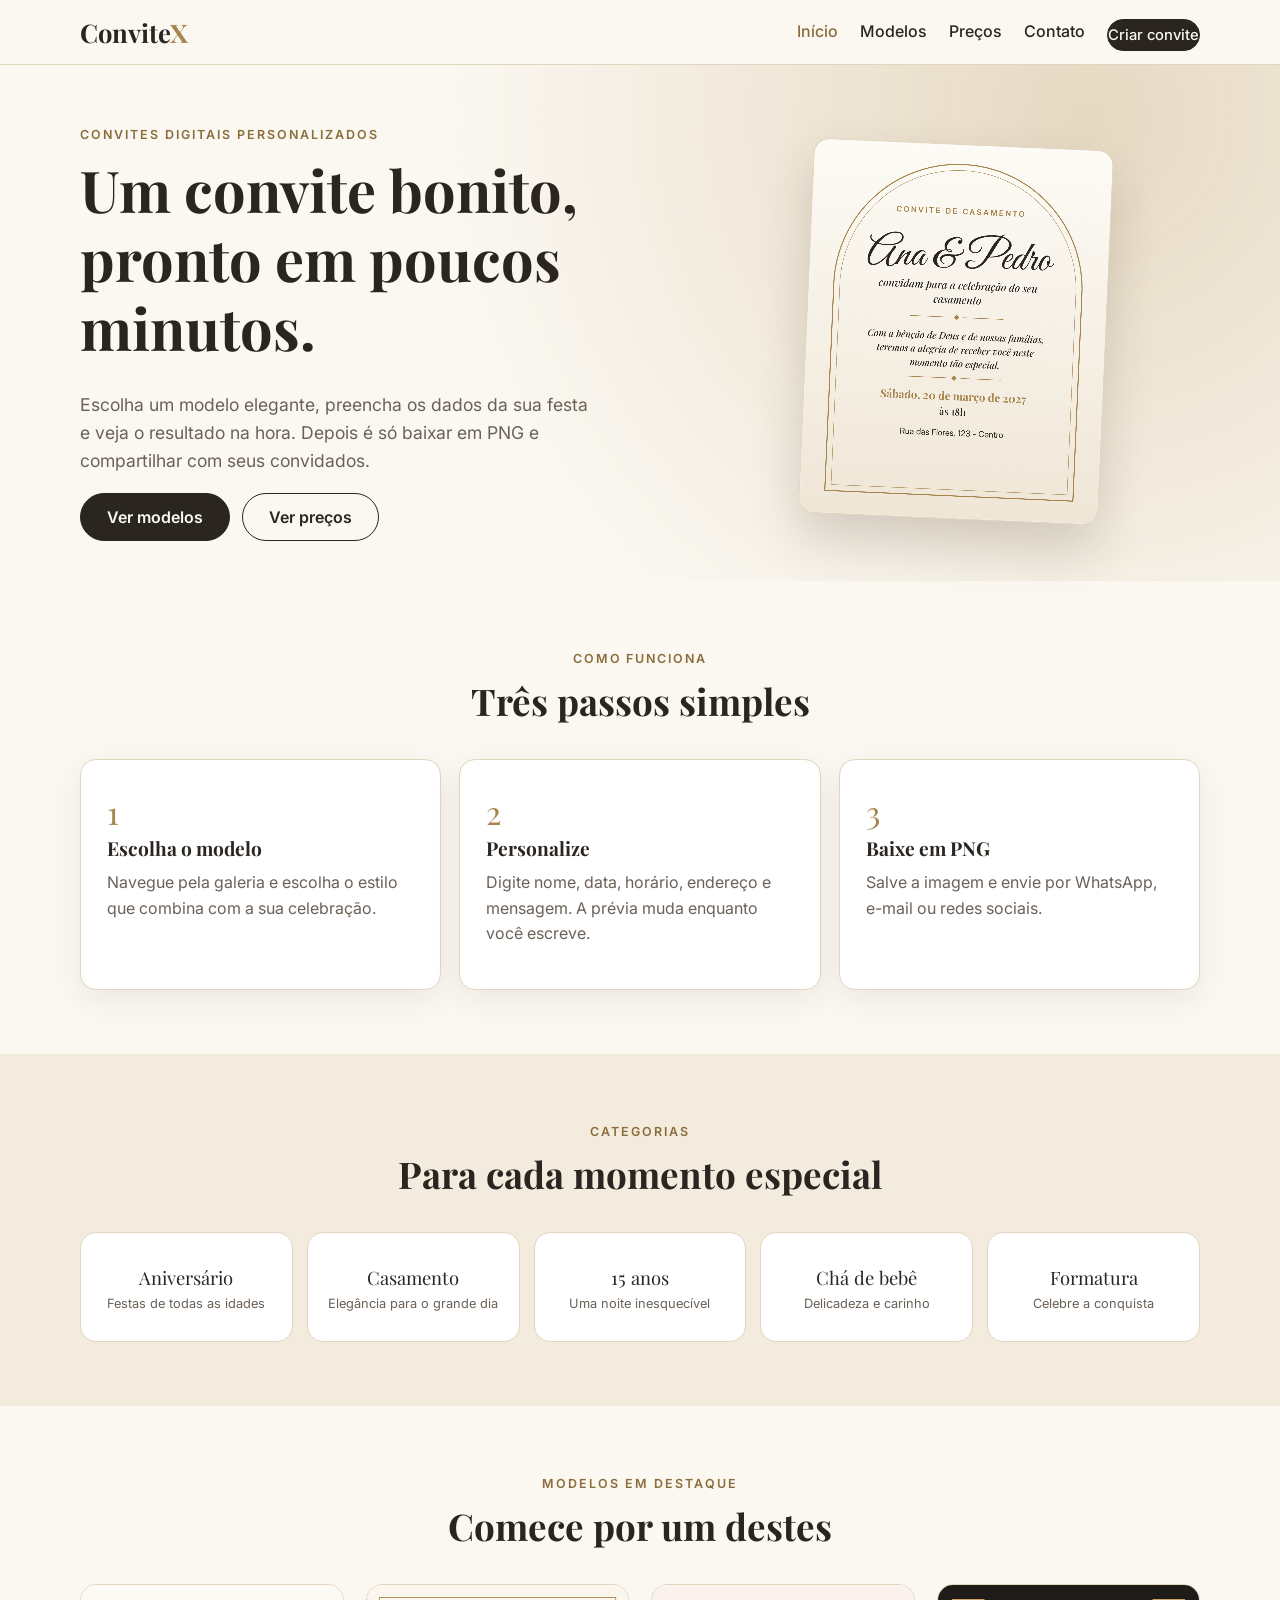
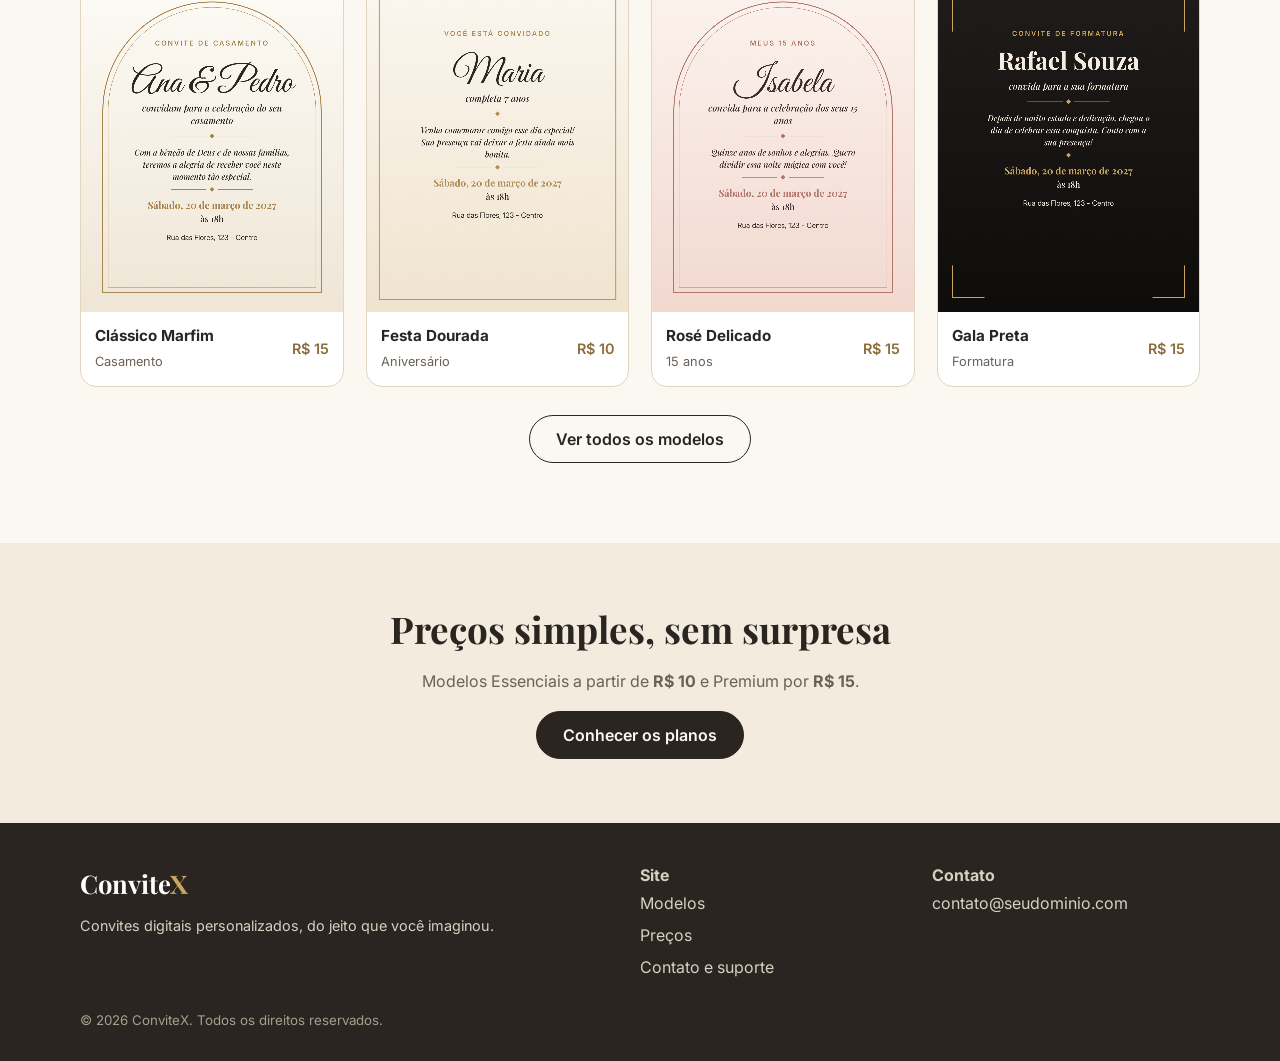
<file: index.html>
<!doctype html>
<html lang="pt-BR">
<head>
  <meta charset="utf-8">
  <meta name="viewport" content="width=device-width, initial-scale=1">
  <title>ConviteX — Convites digitais personalizados</title>
  <meta name="description" content="Crie convites digitais elegantes para aniversário, casamento, 15 anos, chá de bebê e formatura. Personalize, veja em tempo real e baixe em PNG.">
  <link rel="preconnect" href="https://fonts.googleapis.com">
  <link rel="preconnect" href="https://fonts.gstatic.com" crossorigin>
  <link href="https://fonts.googleapis.com/css2?family=Great+Vibes&family=Inter:wght@400;500;600&family=Playfair+Display:ital,wght@0,500;0,700;1,500&display=swap" rel="stylesheet">
  <link rel="stylesheet" href="css/estilo.css">
  <script>document.documentElement.classList.add("js");</script>
</head>
<body>
  <header class="topo">
    <div class="container topo-i">
      <a class="logo" href="index.html">Convite<span>X</span></a>
      <button class="menu-btn" id="menuBtn" aria-label="Abrir menu" aria-expanded="false">☰</button>
      <nav class="menu" id="menu">
        <a href="index.html">Início</a>
        <a href="modelos.html">Modelos</a>
        <a href="precos.html">Preços</a>
        <a href="contato.html">Contato</a>
        <a class="btn btn-pequeno" href="modelos.html">Criar convite</a>
      </nav>
    </div>
  </header>

  <main>
    <section class="hero">
      <div class="container hero-grade">
        <div>
          <span class="etiqueta">Convites digitais personalizados</span>
          <h1>Um convite bonito, pronto em poucos minutos.</h1>
          <p class="lead">Escolha um modelo elegante, preencha os dados da sua festa e veja o resultado na hora. Depois é só baixar em PNG e compartilhar com seus convidados.</p>
          <div class="grupo-botoes">
            <a class="btn" href="modelos.html">Ver modelos</a>
            <a class="btn btn-claro" href="precos.html">Ver preços</a>
          </div>
        </div>
        <div class="hero-visual" id="destaqueHero"></div>
      </div>
    </section>

    <section>
      <div class="container">
        <div class="cabecalho-secao revelar">
          <span class="etiqueta">Como funciona</span>
          <h2>Três passos simples</h2>
        </div>
        <div class="passos">
          <div class="passo revelar"><div class="num">1</div><h3>Escolha o modelo</h3><p class="suave">Navegue pela galeria e escolha o estilo que combina com a sua celebração.</p></div>
          <div class="passo revelar"><div class="num">2</div><h3>Personalize</h3><p class="suave">Digite nome, data, horário, endereço e mensagem. A prévia muda enquanto você escreve.</p></div>
          <div class="passo revelar"><div class="num">3</div><h3>Baixe em PNG</h3><p class="suave">Salve a imagem e envie por WhatsApp, e-mail ou redes sociais.</p></div>
        </div>
      </div>
    </section>

    <section class="faixa">
      <div class="container">
        <div class="cabecalho-secao revelar">
          <span class="etiqueta">Categorias</span>
          <h2>Para cada momento especial</h2>
        </div>
        <div class="categorias revelar">
          <a class="categoria" href="modelos.html?cat=aniversario">Aniversário<small>Festas de todas as idades</small></a>
          <a class="categoria" href="modelos.html?cat=casamento">Casamento<small>Elegância para o grande dia</small></a>
          <a class="categoria" href="modelos.html?cat=quinze">15 anos<small>Uma noite inesquecível</small></a>
          <a class="categoria" href="modelos.html?cat=cha">Chá de bebê<small>Delicadeza e carinho</small></a>
          <a class="categoria" href="modelos.html?cat=formatura">Formatura<small>Celebre a conquista</small></a>
        </div>
      </div>
    </section>

    <section>
      <div class="container">
        <div class="cabecalho-secao revelar">
          <span class="etiqueta">Modelos em destaque</span>
          <h2>Comece por um destes</h2>
        </div>
        <div class="grade revelar" id="destaques"></div>
        <p class="centro" style="margin-top:28px"><a class="btn btn-claro" href="modelos.html">Ver todos os modelos</a></p>
      </div>
    </section>

    <section class="faixa">
      <div class="container centro revelar">
        <h2>Preços simples, sem surpresa</h2>
        <p class="suave">Modelos Essenciais a partir de <strong data-preco="essencial">R$ 10</strong> e Premium por <strong data-preco="premium">R$ 15</strong>.</p>
        <a class="btn" href="precos.html">Conhecer os planos</a>
      </div>
    </section>
  </main>

  <footer class="rodape">
    <div class="container">
      <div class="rodape-grade">
        <div>
          <a class="logo" href="index.html">Convite<span style="color:#c9a45c">X</span></a>
          <p class="pequeno" style="margin-top:10px">Convites digitais personalizados, do jeito que você imaginou.</p>
        </div>
        <div>
          <strong>Site</strong>
          <ul>
            <li><a href="modelos.html">Modelos</a></li>
            <li><a href="precos.html">Preços</a></li>
            <li><a href="contato.html">Contato e suporte</a></li>
          </ul>
        </div>
        <div>
          <strong>Contato</strong>
          <ul><li><a data-email href="#">e-mail</a></li></ul>
        </div>
      </div>
      <small>© <span data-ano></span> ConviteX. Todos os direitos reservados.</small>
    </div>
  </footer>

  <script src="js/config.js"></script>
  <script src="js/modelos.js"></script>
  <script src="js/principal.js"></script>
  <script src="js/galeria.js"></script>
  <script>
    // Convite grande do topo da página inicial
    (function () {
      var alvo = document.getElementById("destaqueHero");
      var m = MODELOS.find(function (x) { return x.id === "cas-classico"; });
      var a = document.createElement("a");
      a.className = "card-modelo";
      a.href = "editor.html?modelo=" + m.id;
      a.setAttribute("aria-label", "Personalizar o modelo " + m.nome);
      a.innerHTML = '<div class="miniatura"><canvas></canvas></div>';
      alvo.appendChild(a);
      var c = a.querySelector("canvas");
      function d() { desenharConvite(c, m, dadosExemplo(m)); }
      d();
      aguardarFontes(d);
    })();
  </script>
</body>
</html>
</file>
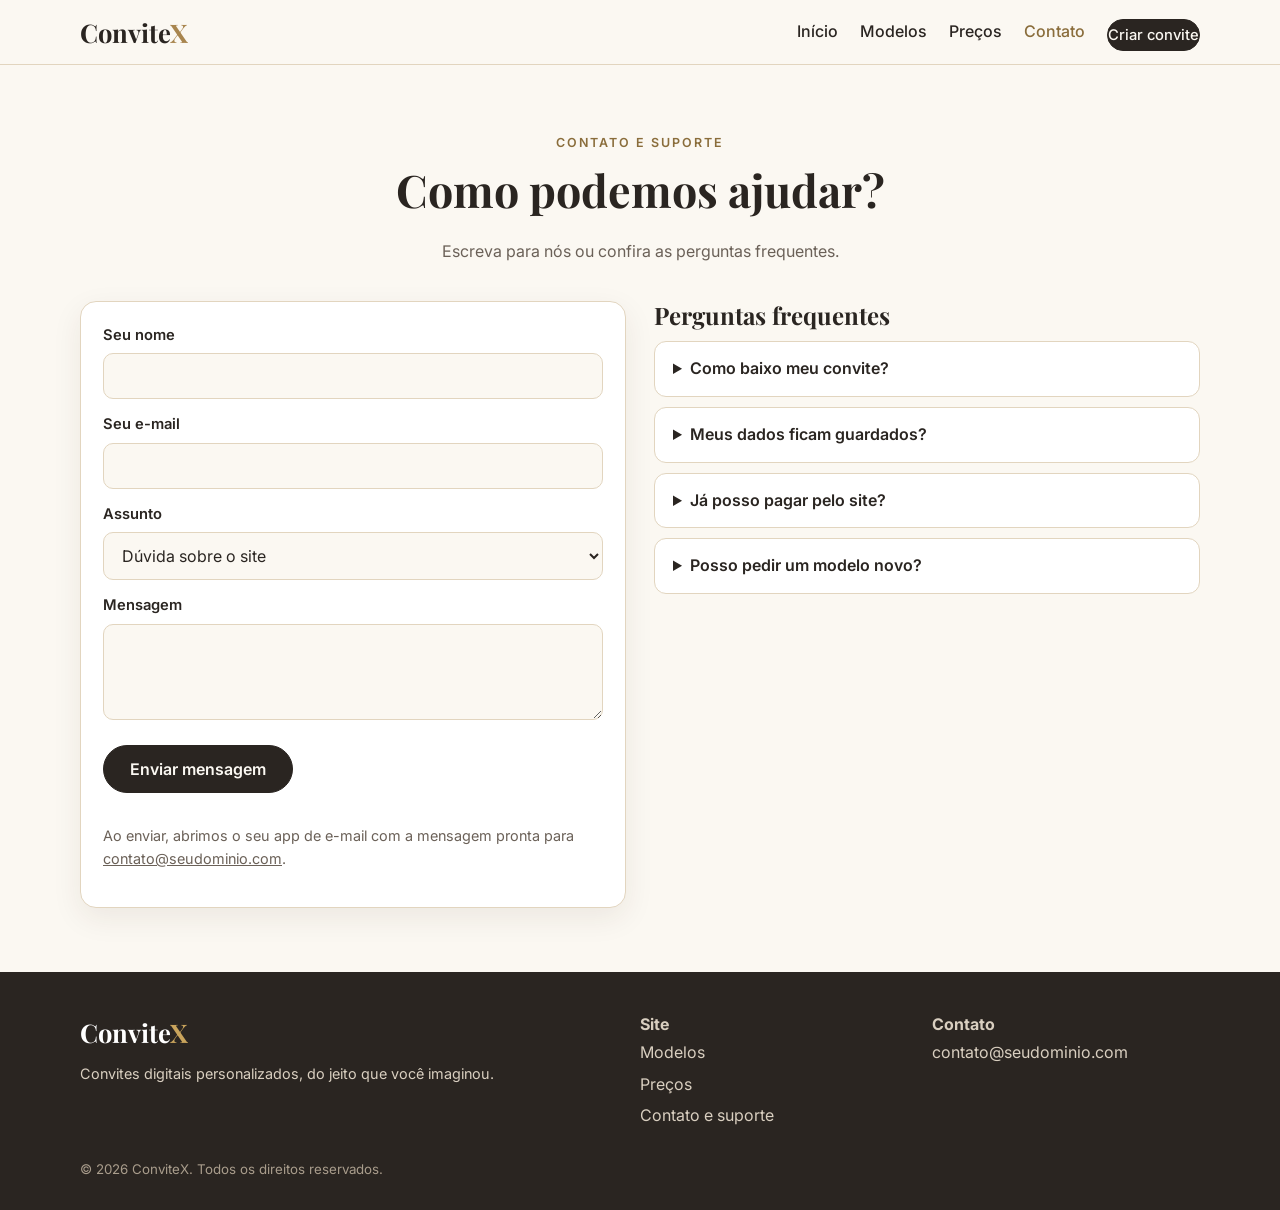
<file: contato.html>
<!doctype html>
<html lang="pt-BR">
<head>
  <meta charset="utf-8">
  <meta name="viewport" content="width=device-width, initial-scale=1">
  <title>Contato e suporte — ConviteX</title>
  <meta name="description" content="Fale com o ConviteX: dúvidas, suporte e sugestões.">
  <link rel="preconnect" href="https://fonts.googleapis.com">
  <link rel="preconnect" href="https://fonts.gstatic.com" crossorigin>
  <link href="https://fonts.googleapis.com/css2?family=Great+Vibes&family=Inter:wght@400;500;600&family=Playfair+Display:ital,wght@0,500;0,700;1,500&display=swap" rel="stylesheet">
  <link rel="stylesheet" href="css/estilo.css">
  <script>document.documentElement.classList.add("js");</script>
</head>
<body>
  <header class="topo">
    <div class="container topo-i">
      <a class="logo" href="index.html">Convite<span>X</span></a>
      <button class="menu-btn" id="menuBtn" aria-label="Abrir menu" aria-expanded="false">☰</button>
      <nav class="menu" id="menu">
        <a href="index.html">Início</a>
        <a href="modelos.html">Modelos</a>
        <a href="precos.html">Preços</a>
        <a href="contato.html">Contato</a>
        <a class="btn btn-pequeno" href="modelos.html">Criar convite</a>
      </nav>
    </div>
  </header>

  <main>
    <section>
      <div class="container">
        <div class="cabecalho-secao">
          <span class="etiqueta">Contato e suporte</span>
          <h1 style="font-size:clamp(1.9rem,5vw,2.8rem)">Como podemos ajudar?</h1>
          <p class="suave">Escreva para nós ou confira as perguntas frequentes.</p>
        </div>

        <div class="contato-grade">
          <form class="painel" id="formContato" novalidate>
            <label for="cNome">Seu nome</label>
            <input id="cNome" name="nome" type="text" autocomplete="name" required>

            <label for="cEmail">Seu e-mail</label>
            <input id="cEmail" name="email" type="email" autocomplete="email" required>

            <label for="cAssunto">Assunto</label>
            <select id="cAssunto" name="assunto">
              <option>Dúvida sobre o site</option>
              <option>Suporte com meu convite</option>
              <option>Sugestão de modelo</option>
              <option>Outro assunto</option>
            </select>

            <label for="cMensagem">Mensagem</label>
            <textarea id="cMensagem" name="mensagem" required></textarea>

            <div style="margin-top:18px"><button class="btn" type="submit">Enviar mensagem</button></div>
            <p class="status" id="statusContato" role="status" aria-live="polite"></p>
            <p class="suave pequeno">Ao enviar, abrimos o seu app de e-mail com a mensagem pronta para <a data-email href="#">e-mail</a>.</p>
          </form>

          <div>
            <h2 style="font-size:1.5rem">Perguntas frequentes</h2>
            <details>
              <summary>Como baixo meu convite?</summary>
              <p>Abra o editor, preencha os campos e clique em "Baixar PNG". A imagem é salva no seu aparelho.</p>
            </details>
            <details>
              <summary>Meus dados ficam guardados?</summary>
              <p>Não. Tudo o que você digita fica apenas no seu navegador e não é enviado para nenhum servidor.</p>
            </details>
            <details>
              <summary>Já posso pagar pelo site?</summary>
              <p>Ainda não. O pagamento online será ativado no futuro. Por enquanto, o download é uma versão de demonstração com marca d'água.</p>
            </details>
            <details>
              <summary>Posso pedir um modelo novo?</summary>
              <p>Claro! Use o formulário ao lado com o assunto "Sugestão de modelo".</p>
            </details>
          </div>
        </div>
      </div>
    </section>
  </main>

  <footer class="rodape">
    <div class="container">
      <div class="rodape-grade">
        <div>
          <a class="logo" href="index.html">Convite<span style="color:#c9a45c">X</span></a>
          <p class="pequeno" style="margin-top:10px">Convites digitais personalizados, do jeito que você imaginou.</p>
        </div>
        <div>
          <strong>Site</strong>
          <ul>
            <li><a href="modelos.html">Modelos</a></li>
            <li><a href="precos.html">Preços</a></li>
            <li><a href="contato.html">Contato e suporte</a></li>
          </ul>
        </div>
        <div>
          <strong>Contato</strong>
          <ul><li><a data-email href="#">e-mail</a></li></ul>
        </div>
      </div>
      <small>© <span data-ano></span> ConviteX. Todos os direitos reservados.</small>
    </div>
  </footer>

  <script src="js/config.js"></script>
  <script src="js/principal.js"></script>
  <script src="js/contato.js"></script>
</body>
</html>
</file>
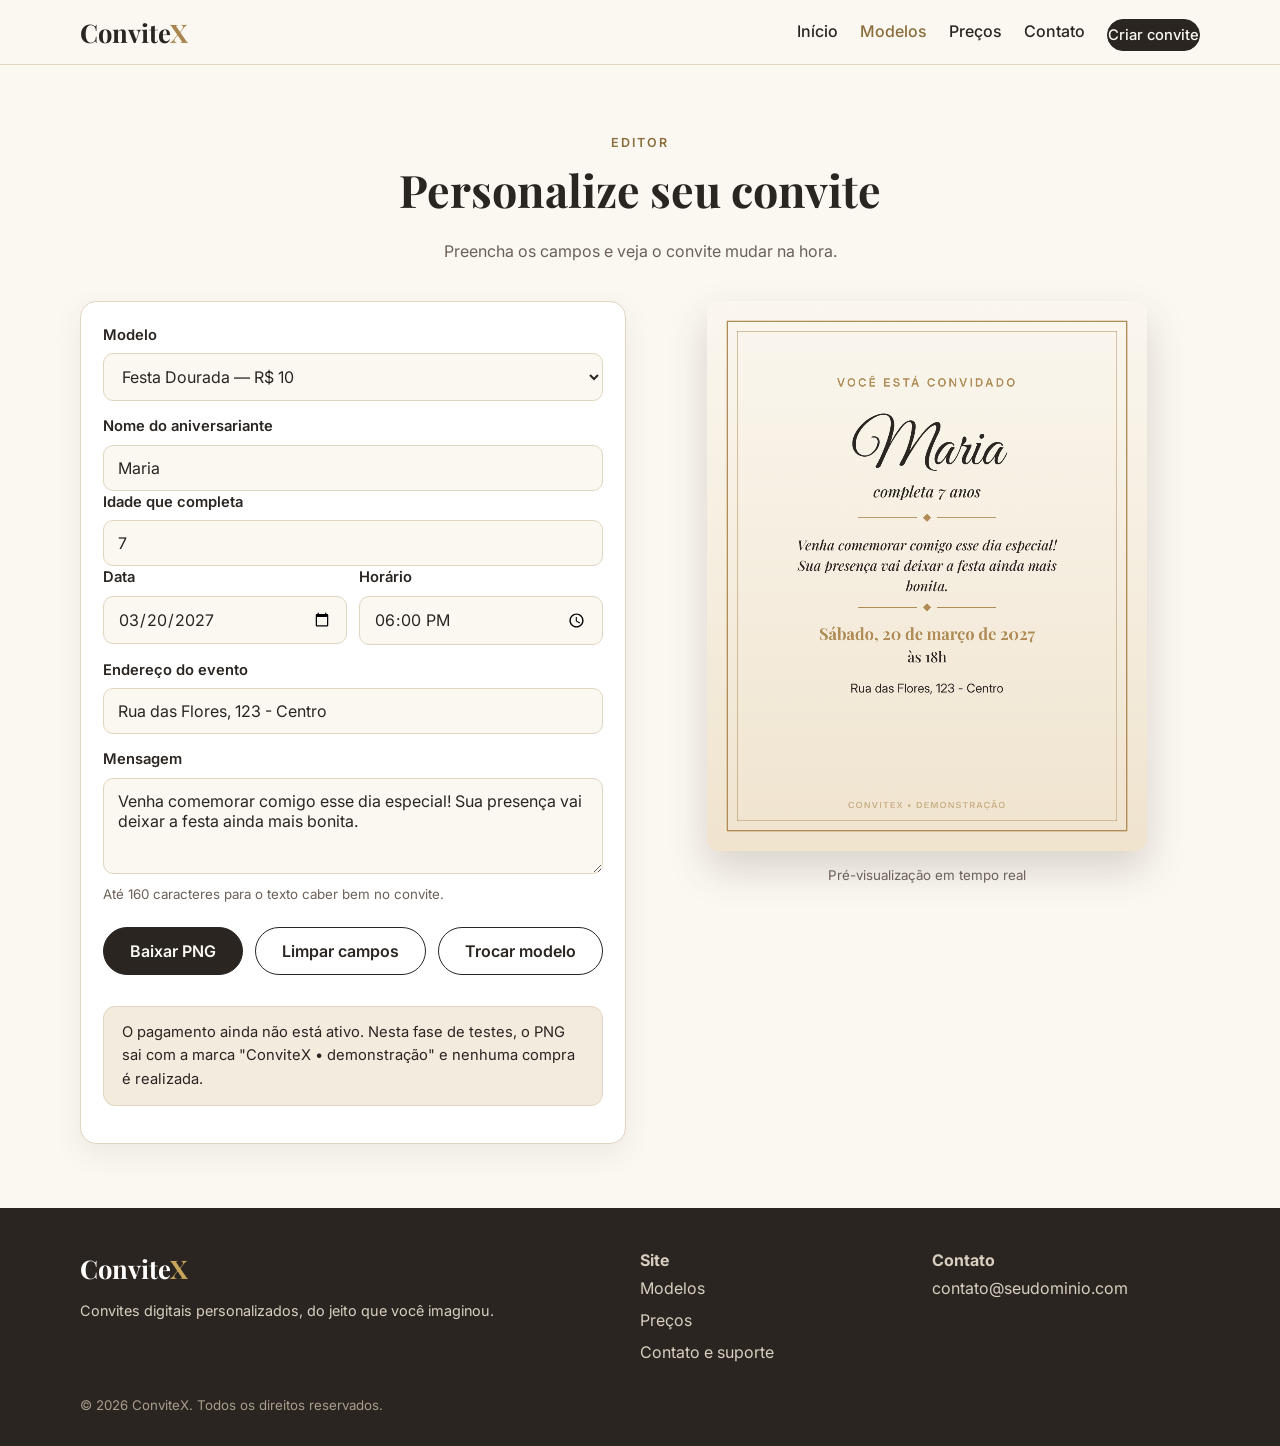
<file: editor.html>
<!doctype html>
<html lang="pt-BR">
<head>
  <meta charset="utf-8">
  <meta name="viewport" content="width=device-width, initial-scale=1">
  <title>Personalizar convite — ConviteX</title>
  <meta name="description" content="Personalize seu convite digital com pré-visualização em tempo real e baixe em PNG.">
  <link rel="preconnect" href="https://fonts.googleapis.com">
  <link rel="preconnect" href="https://fonts.gstatic.com" crossorigin>
  <link href="https://fonts.googleapis.com/css2?family=Great+Vibes&family=Inter:wght@400;500;600&family=Playfair+Display:ital,wght@0,500;0,700;1,500&display=swap" rel="stylesheet">
  <link rel="stylesheet" href="css/estilo.css">
  <script>document.documentElement.classList.add("js");</script>
</head>
<body>
  <header class="topo">
    <div class="container topo-i">
      <a class="logo" href="index.html">Convite<span>X</span></a>
      <button class="menu-btn" id="menuBtn" aria-label="Abrir menu" aria-expanded="false">☰</button>
      <nav class="menu" id="menu">
        <a href="index.html">Início</a>
        <a href="modelos.html">Modelos</a>
        <a href="precos.html">Preços</a>
        <a href="contato.html">Contato</a>
        <a class="btn btn-pequeno" href="modelos.html">Criar convite</a>
      </nav>
    </div>
  </header>

  <main>
    <section>
      <div class="container">
        <div class="cabecalho-secao">
          <span class="etiqueta">Editor</span>
          <h1 style="font-size:clamp(1.9rem,5vw,2.8rem)">Personalize seu convite</h1>
          <p class="suave">Preencha os campos e veja o convite mudar na hora.</p>
        </div>

        <div class="editor-grade">
          <form class="painel" id="formEditor" onsubmit="return false">
            <label for="modelo">Modelo</label>
            <select id="modelo"></select>

            <label for="nome" id="rotuloNome">Nome</label>
            <input id="nome" type="text" maxlength="40" autocomplete="off">

            <div id="blocoIdade">
              <label for="idade">Idade que completa</label>
              <input id="idade" type="number" min="1" max="120" inputmode="numeric">
            </div>

            <div class="linha2">
              <div>
                <label for="data">Data</label>
                <input id="data" type="date">
              </div>
              <div>
                <label for="hora">Horário</label>
                <input id="hora" type="time">
              </div>
            </div>

            <label for="endereco">Endereço do evento</label>
            <input id="endereco" type="text" maxlength="90" autocomplete="off">

            <label for="mensagem">Mensagem</label>
            <textarea id="mensagem" maxlength="160"></textarea>
            <small class="suave">Até 160 caracteres para o texto caber bem no convite.</small>

            <div class="grupo-botoes" style="margin-top:20px">
              <button type="button" class="btn" id="baixar">Baixar PNG</button>
              <button type="button" class="btn btn-claro" id="limpar">Limpar campos</button>
              <a class="btn btn-claro" href="modelos.html">Trocar modelo</a>
            </div>
            <p class="status" id="status" role="status" aria-live="polite"></p>
            <p class="nota" id="avisoPagamento">O pagamento ainda não está ativo. Nesta fase de testes, o PNG sai com a marca "ConviteX • demonstração" e nenhuma compra é realizada.</p>
          </form>

          <div class="previa-caixa">
            <canvas id="previa" aria-label="Pré-visualização do convite"></canvas>
            <small class="suave">Pré-visualização em tempo real</small>
          </div>
        </div>
      </div>
    </section>
  </main>

  <footer class="rodape">
    <div class="container">
      <div class="rodape-grade">
        <div>
          <a class="logo" href="index.html">Convite<span style="color:#c9a45c">X</span></a>
          <p class="pequeno" style="margin-top:10px">Convites digitais personalizados, do jeito que você imaginou.</p>
        </div>
        <div>
          <strong>Site</strong>
          <ul>
            <li><a href="modelos.html">Modelos</a></li>
            <li><a href="precos.html">Preços</a></li>
            <li><a href="contato.html">Contato e suporte</a></li>
          </ul>
        </div>
        <div>
          <strong>Contato</strong>
          <ul><li><a data-email href="#">e-mail</a></li></ul>
        </div>
      </div>
      <small>© <span data-ano></span> ConviteX. Todos os direitos reservados.</small>
    </div>
  </footer>

  <script src="js/config.js"></script>
  <script src="js/modelos.js"></script>
  <script src="js/principal.js"></script>
  <script src="js/editor.js"></script>
</body>
</html>
</file>
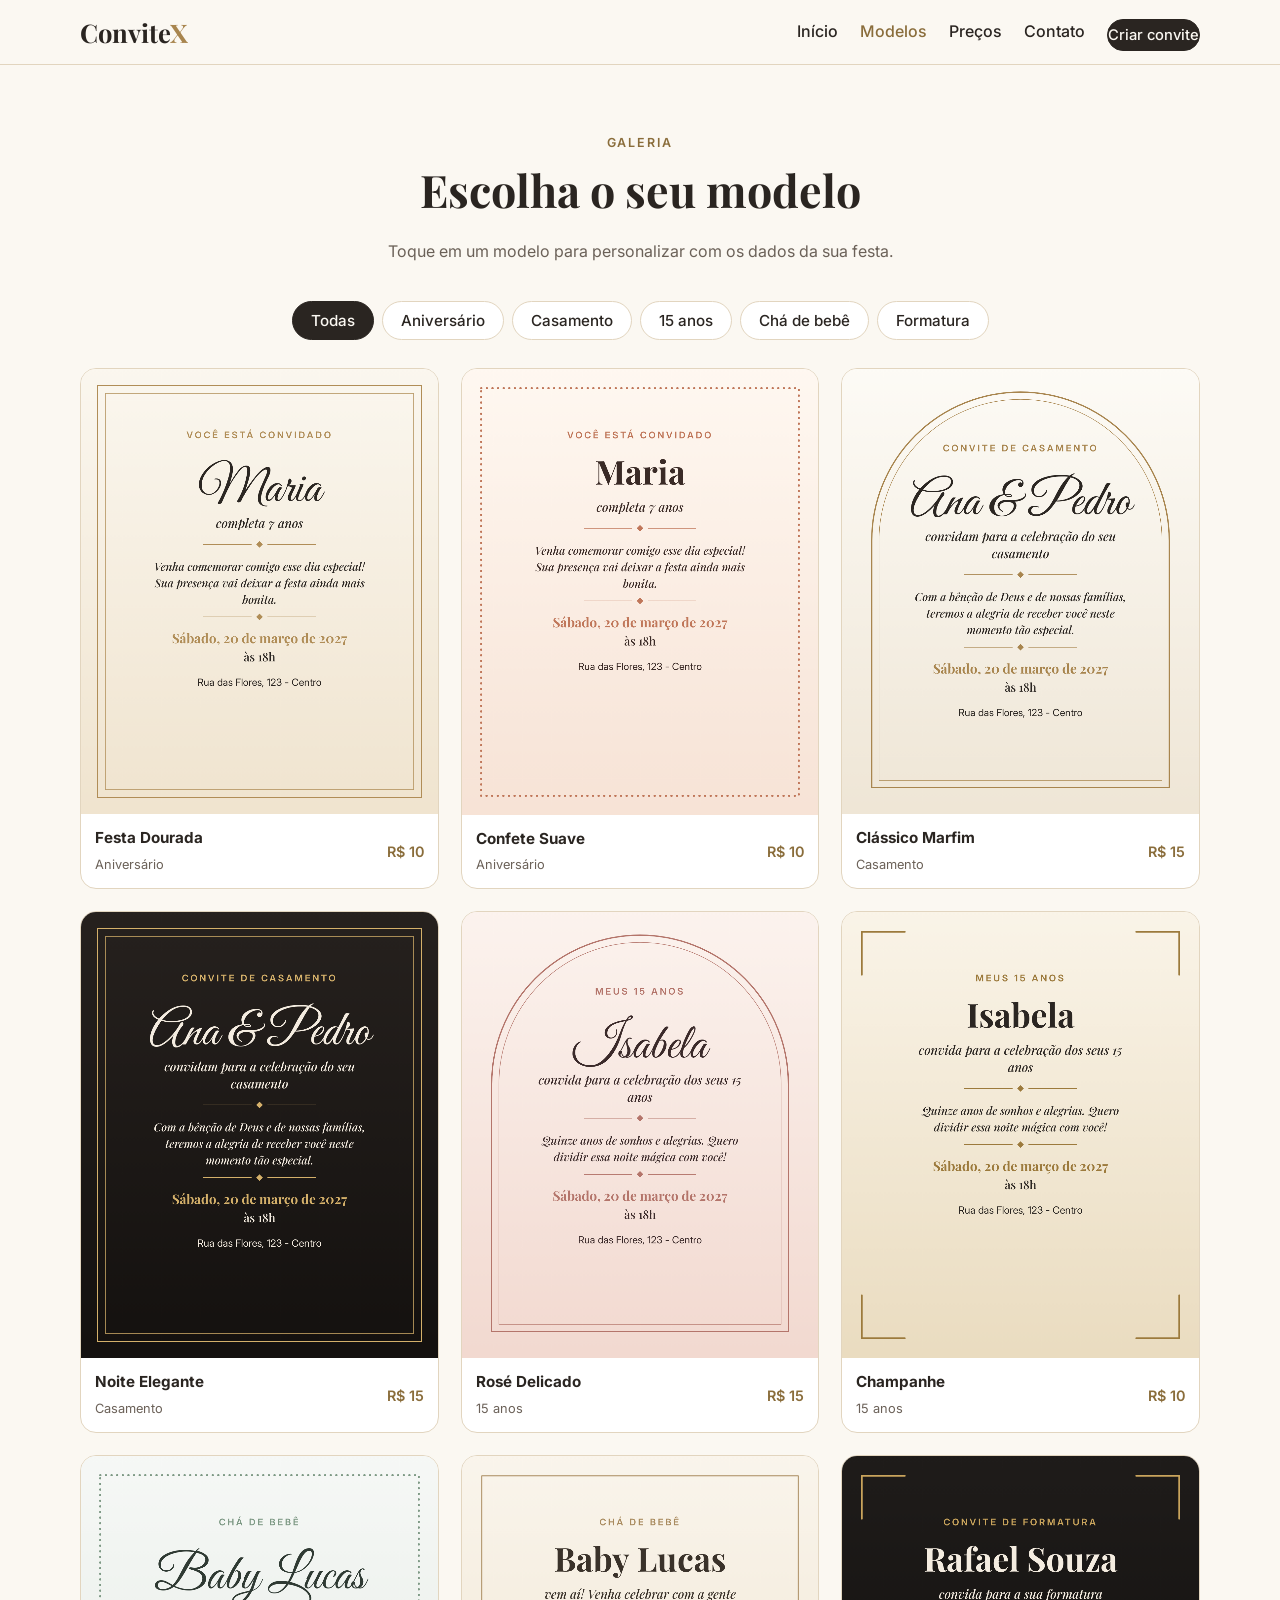
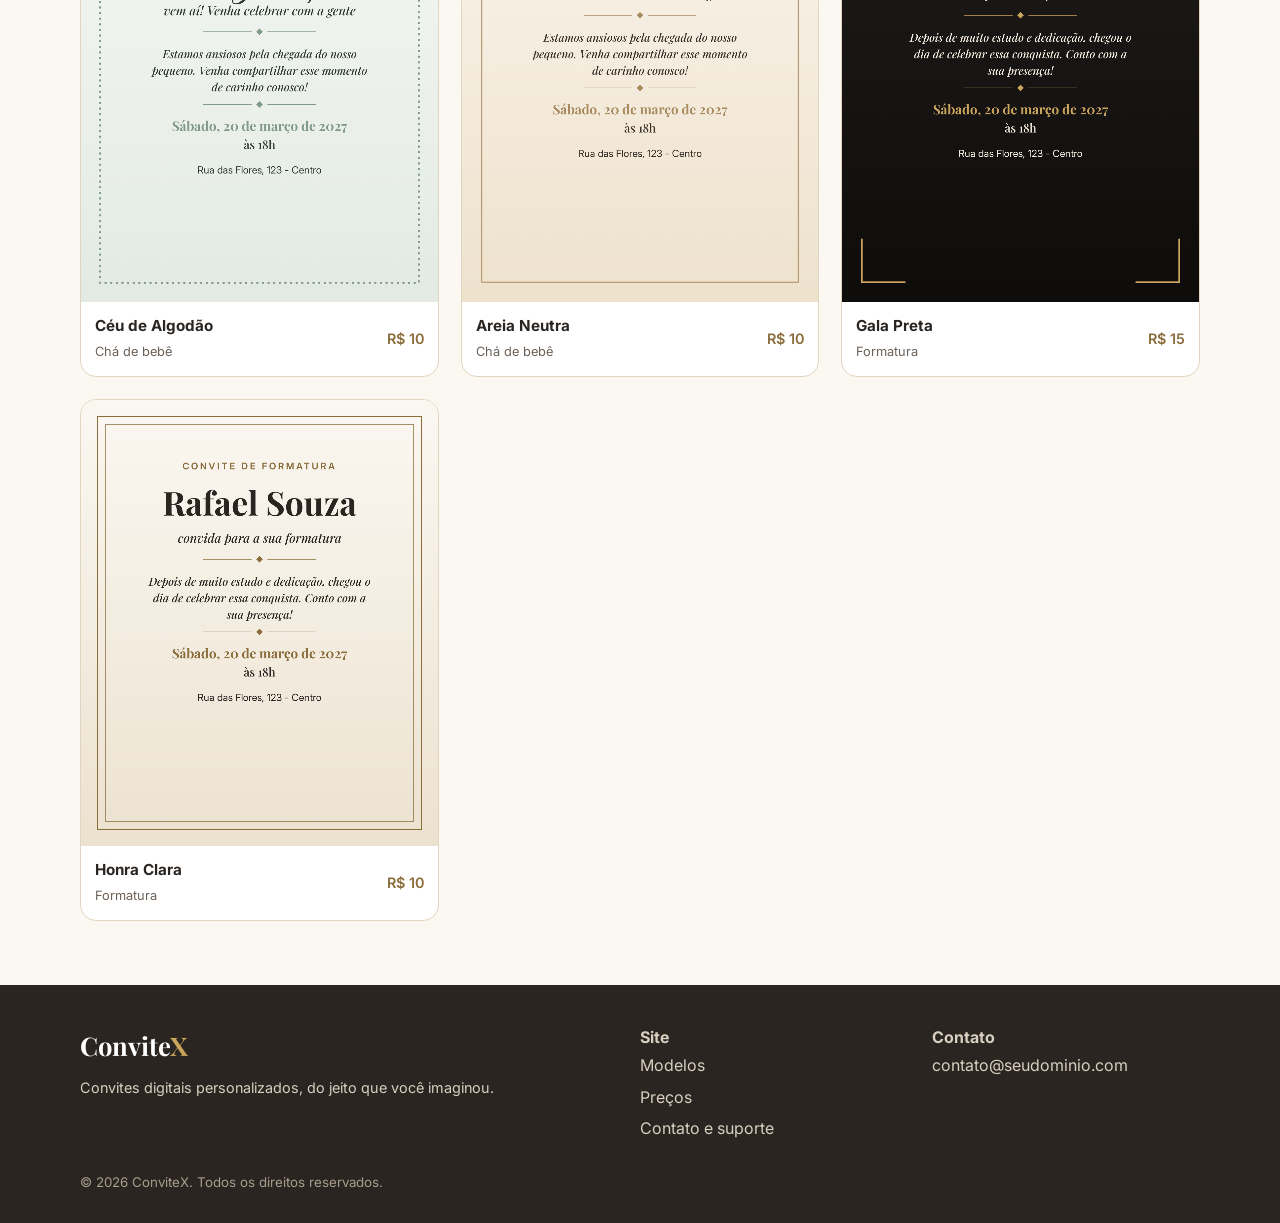
<file: modelos.html>
<!doctype html>
<html lang="pt-BR">
<head>
  <meta charset="utf-8">
  <meta name="viewport" content="width=device-width, initial-scale=1">
  <title>Modelos de convites — ConviteX</title>
  <meta name="description" content="Galeria de modelos de convites digitais: aniversário, casamento, 15 anos, chá de bebê e formatura.">
  <link rel="preconnect" href="https://fonts.googleapis.com">
  <link rel="preconnect" href="https://fonts.gstatic.com" crossorigin>
  <link href="https://fonts.googleapis.com/css2?family=Great+Vibes&family=Inter:wght@400;500;600&family=Playfair+Display:ital,wght@0,500;0,700;1,500&display=swap" rel="stylesheet">
  <link rel="stylesheet" href="css/estilo.css">
  <script>document.documentElement.classList.add("js");</script>
</head>
<body>
  <header class="topo">
    <div class="container topo-i">
      <a class="logo" href="index.html">Convite<span>X</span></a>
      <button class="menu-btn" id="menuBtn" aria-label="Abrir menu" aria-expanded="false">☰</button>
      <nav class="menu" id="menu">
        <a href="index.html">Início</a>
        <a href="modelos.html">Modelos</a>
        <a href="precos.html">Preços</a>
        <a href="contato.html">Contato</a>
        <a class="btn btn-pequeno" href="modelos.html">Criar convite</a>
      </nav>
    </div>
  </header>

  <main>
    <section>
      <div class="container">
        <div class="cabecalho-secao">
          <span class="etiqueta">Galeria</span>
          <h1 style="font-size:clamp(1.9rem,5vw,2.8rem)">Escolha o seu modelo</h1>
          <p class="suave">Toque em um modelo para personalizar com os dados da sua festa.</p>
        </div>
        <div class="filtros" role="group" aria-label="Filtrar por categoria">
          <button class="filtro" data-filtro="todas">Todas</button>
          <button class="filtro" data-filtro="aniversario">Aniversário</button>
          <button class="filtro" data-filtro="casamento">Casamento</button>
          <button class="filtro" data-filtro="quinze">15 anos</button>
          <button class="filtro" data-filtro="cha">Chá de bebê</button>
          <button class="filtro" data-filtro="formatura">Formatura</button>
        </div>
        <div class="grade" id="grade"></div>
      </div>
    </section>
  </main>

  <footer class="rodape">
    <div class="container">
      <div class="rodape-grade">
        <div>
          <a class="logo" href="index.html">Convite<span style="color:#c9a45c">X</span></a>
          <p class="pequeno" style="margin-top:10px">Convites digitais personalizados, do jeito que você imaginou.</p>
        </div>
        <div>
          <strong>Site</strong>
          <ul>
            <li><a href="modelos.html">Modelos</a></li>
            <li><a href="precos.html">Preços</a></li>
            <li><a href="contato.html">Contato e suporte</a></li>
          </ul>
        </div>
        <div>
          <strong>Contato</strong>
          <ul><li><a data-email href="#">e-mail</a></li></ul>
        </div>
      </div>
      <small>© <span data-ano></span> ConviteX. Todos os direitos reservados.</small>
    </div>
  </footer>

  <script src="js/config.js"></script>
  <script src="js/modelos.js"></script>
  <script src="js/principal.js"></script>
  <script src="js/galeria.js"></script>
</body>
</html>
</file>
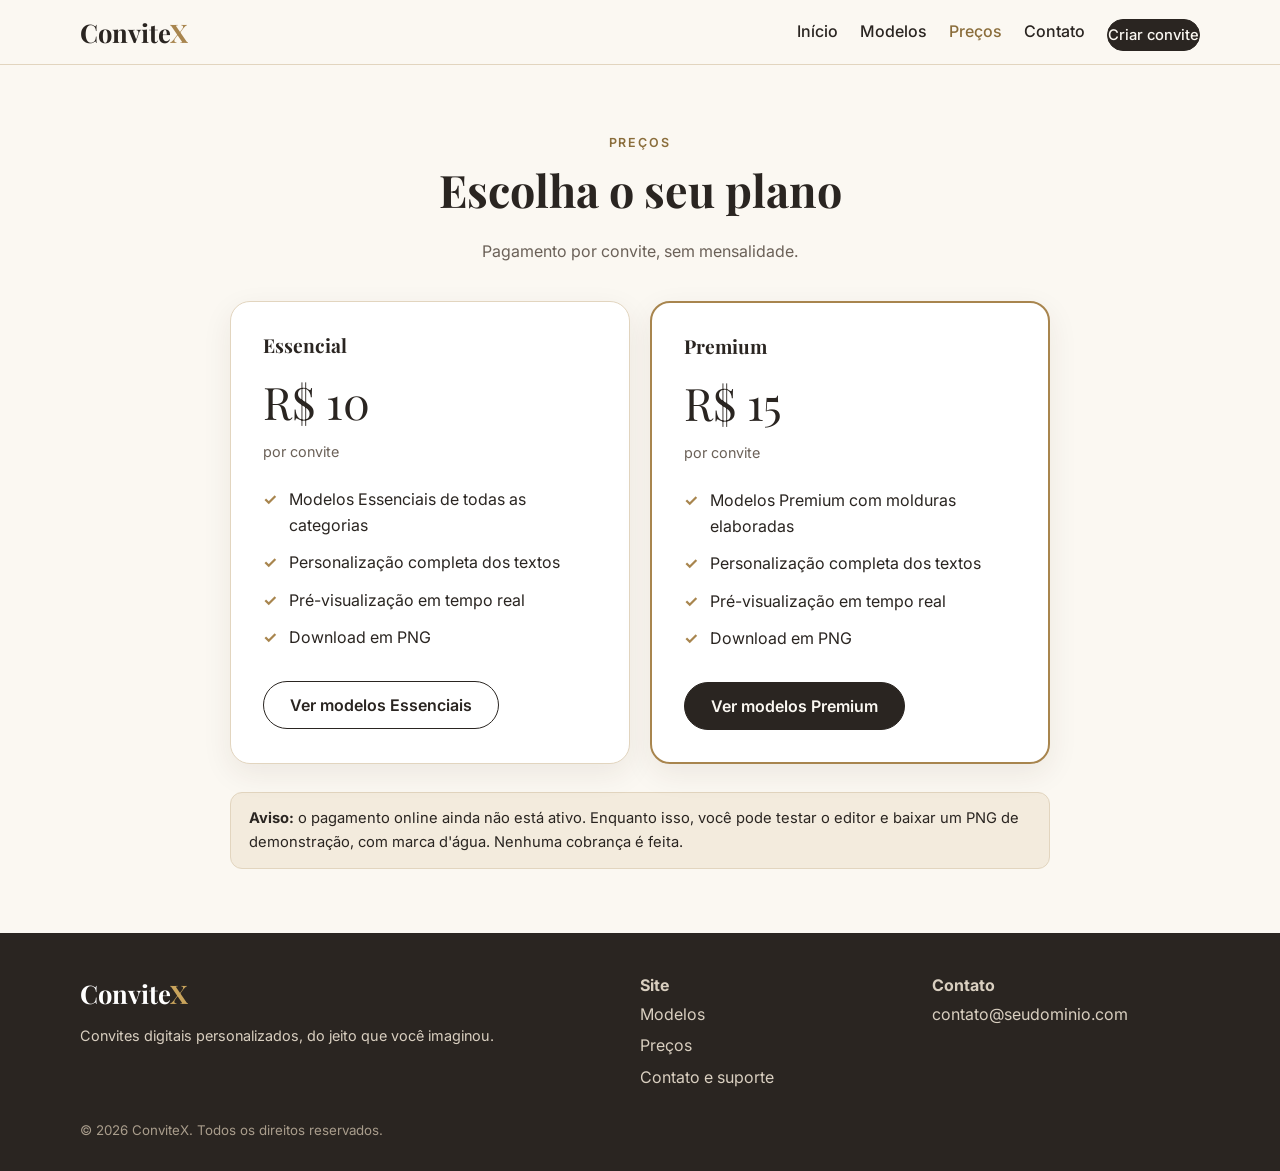
<file: precos.html>
<!doctype html>
<html lang="pt-BR">
<head>
  <meta charset="utf-8">
  <meta name="viewport" content="width=device-width, initial-scale=1">
  <title>Preços — ConviteX</title>
  <meta name="description" content="Planos de convites digitais a partir de R$ 10. Escolha entre modelos Essenciais e Premium.">
  <link rel="preconnect" href="https://fonts.googleapis.com">
  <link rel="preconnect" href="https://fonts.gstatic.com" crossorigin>
  <link href="https://fonts.googleapis.com/css2?family=Great+Vibes&family=Inter:wght@400;500;600&family=Playfair+Display:ital,wght@0,500;0,700;1,500&display=swap" rel="stylesheet">
  <link rel="stylesheet" href="css/estilo.css">
  <script>document.documentElement.classList.add("js");</script>
</head>
<body>
  <header class="topo">
    <div class="container topo-i">
      <a class="logo" href="index.html">Convite<span>X</span></a>
      <button class="menu-btn" id="menuBtn" aria-label="Abrir menu" aria-expanded="false">☰</button>
      <nav class="menu" id="menu">
        <a href="index.html">Início</a>
        <a href="modelos.html">Modelos</a>
        <a href="precos.html">Preços</a>
        <a href="contato.html">Contato</a>
        <a class="btn btn-pequeno" href="modelos.html">Criar convite</a>
      </nav>
    </div>
  </header>

  <main>
    <section>
      <div class="container">
        <div class="cabecalho-secao">
          <span class="etiqueta">Preços</span>
          <h1 style="font-size:clamp(1.9rem,5vw,2.8rem)">Escolha o seu plano</h1>
          <p class="suave">Pagamento por convite, sem mensalidade.</p>
        </div>

        <div class="planos">
          <div class="plano revelar">
            <h3>Essencial</h3>
            <div class="valor" data-preco="essencial">R$ 10</div>
            <p class="suave pequeno">por convite</p>
            <ul>
              <li>Modelos Essenciais de todas as categorias</li>
              <li>Personalização completa dos textos</li>
              <li>Pré-visualização em tempo real</li>
              <li>Download em PNG</li>
            </ul>
            <a class="btn btn-claro" href="modelos.html">Ver modelos Essenciais</a>
          </div>
          <div class="plano destaque revelar">
            <h3>Premium</h3>
            <div class="valor" data-preco="premium">R$ 15</div>
            <p class="suave pequeno">por convite</p>
            <ul>
              <li>Modelos Premium com molduras elaboradas</li>
              <li>Personalização completa dos textos</li>
              <li>Pré-visualização em tempo real</li>
              <li>Download em PNG</li>
            </ul>
            <a class="btn" href="modelos.html">Ver modelos Premium</a>
          </div>
        </div>

        <p class="nota" style="max-width:820px;margin:28px auto 0">
          <strong>Aviso:</strong> o pagamento online ainda não está ativo. Enquanto isso, você pode testar o editor e baixar um PNG de demonstração, com marca d'água. Nenhuma cobrança é feita.
        </p>
      </div>
    </section>
  </main>

  <footer class="rodape">
    <div class="container">
      <div class="rodape-grade">
        <div>
          <a class="logo" href="index.html">Convite<span style="color:#c9a45c">X</span></a>
          <p class="pequeno" style="margin-top:10px">Convites digitais personalizados, do jeito que você imaginou.</p>
        </div>
        <div>
          <strong>Site</strong>
          <ul>
            <li><a href="modelos.html">Modelos</a></li>
            <li><a href="precos.html">Preços</a></li>
            <li><a href="contato.html">Contato e suporte</a></li>
          </ul>
        </div>
        <div>
          <strong>Contato</strong>
          <ul><li><a data-email href="#">e-mail</a></li></ul>
        </div>
      </div>
      <small>© <span data-ano></span> ConviteX. Todos os direitos reservados.</small>
    </div>
  </footer>

  <script src="js/config.js"></script>
  <script src="js/principal.js"></script>
</body>
</html>
</file>
<file: css/estilo.css>
/* =====================================================
   estilo.css — visual do ConviteX
   Cores: bege, branco e detalhes escuros.
   Para mudar as cores do site inteiro, mexa nas
   "variáveis" logo abaixo (:root).
   ===================================================== */

:root {
  --creme: #fbf8f2;
  --bege: #f3ebdd;
  --bege-escuro: #e6d9c2;
  --borda: #e2d5bf;
  --tinta: #2a2521;
  --tinta-suave: #6b6158;
  --dourado: #a8854e;
  --dourado-escuro: #8a6d3b;
  --branco: #ffffff;
  --sombra: 0 10px 30px rgba(60, 40, 20, 0.08);
  --raio: 16px;
  --fonte-titulo: "Playfair Display", Georgia, serif;
  --fonte-texto: Inter, system-ui, -apple-system, "Segoe UI", Arial, sans-serif;
}

* { box-sizing: border-box; }
html { scroll-behavior: smooth; }
body {
  margin: 0;
  font-family: var(--fonte-texto);
  color: var(--tinta);
  background: var(--creme);
  line-height: 1.6;
  -webkit-font-smoothing: antialiased;
}
img, canvas { max-width: 100%; }
a { color: inherit; }
h1, h2, h3 { font-family: var(--fonte-titulo); line-height: 1.2; margin: 0 0 .5em; }
h1 { font-size: clamp(2.1rem, 6vw, 3.6rem); }
h2 { font-size: clamp(1.6rem, 4vw, 2.3rem); }
h3 { font-size: 1.2rem; }
p { margin: 0 0 1em; }
.container { width: min(1120px, 100% - 32px); margin-inline: auto; }
.centro { text-align: center; }
.suave { color: var(--tinta-suave); }
.pequeno { font-size: .9rem; }
.etiqueta {
  display: inline-block; font-size: .78rem; letter-spacing: .16em; text-transform: uppercase;
  color: var(--dourado-escuro); font-weight: 600; margin-bottom: .8em;
}

/* ---------- topo ---------- */
.topo {
  position: sticky; top: 0; z-index: 50;
  background: rgba(251, 248, 242, .92); backdrop-filter: blur(8px);
  border-bottom: 1px solid var(--borda);
}
.topo-i { display: flex; align-items: center; justify-content: space-between; min-height: 64px; }
.logo { font-family: var(--fonte-titulo); font-size: 1.6rem; font-weight: 700; text-decoration: none; }
.logo span { color: var(--dourado); }
.menu { display: none; flex-direction: column; gap: 4px; position: absolute; left: 0; right: 0; top: 64px;
  background: var(--creme); border-bottom: 1px solid var(--borda); padding: 12px 16px 18px; }
.menu.aberto { display: flex; }
.menu a { text-decoration: none; padding: 10px 4px; font-weight: 500; }
.menu a[aria-current="page"] { color: var(--dourado-escuro); }
.menu-btn { background: none; border: 1px solid var(--borda); border-radius: 10px; font-size: 1.3rem;
  width: 44px; height: 44px; cursor: pointer; color: var(--tinta); }

/* ---------- botões ---------- */
.btn {
  display: inline-block; border: 1px solid var(--tinta); background: var(--tinta); color: var(--creme);
  padding: 13px 26px; border-radius: 999px; font: 600 1rem var(--fonte-texto); text-decoration: none;
  cursor: pointer; transition: transform .2s ease, box-shadow .2s ease, background .2s ease;
}
.btn:hover { transform: translateY(-2px); box-shadow: var(--sombra); background: #3d3630; }
.btn:focus-visible, .menu-btn:focus-visible, a:focus-visible, input:focus-visible, select:focus-visible,
textarea:focus-visible, summary:focus-visible { outline: 3px solid var(--dourado); outline-offset: 2px; }
.btn-claro { background: transparent; color: var(--tinta); }
.btn-claro:hover { background: var(--bege); }
.btn-pequeno { padding: 9px 18px; font-size: .92rem; text-align: center; margin-top: 6px; }
.grupo-botoes { display: flex; flex-wrap: wrap; gap: 12px; }

/* ---------- seções ---------- */
section { padding: 64px 0; }
.faixa { background: var(--bege); }
.cabecalho-secao { max-width: 640px; margin: 0 auto 36px; text-align: center; }

.hero { padding: 56px 0 40px; background: radial-gradient(circle at 85% 10%, var(--bege-escuro), transparent 55%), var(--creme); }
.hero-grade { display: grid; gap: 36px; align-items: center; }
.hero p.lead { font-size: 1.1rem; color: var(--tinta-suave); max-width: 520px; }
.hero-visual { display: flex; justify-content: center; }
.hero-visual .card-modelo { width: min(300px, 80%); transform: rotate(2.5deg); box-shadow: 0 24px 50px rgba(60, 40, 20, .18); }

/* ---------- passos e categorias ---------- */
.passos { display: grid; gap: 18px; }
.passo { background: var(--branco); border: 1px solid var(--borda); border-radius: var(--raio); padding: 26px; box-shadow: var(--sombra); }
.passo .num { font-family: var(--fonte-titulo); font-size: 2rem; color: var(--dourado); }

.categorias { display: grid; grid-template-columns: repeat(2, 1fr); gap: 14px; }
.categoria { display: flex; flex-direction: column; justify-content: center; align-items: center; text-align: center;
  min-height: 110px; padding: 18px 10px; border: 1px solid var(--borda); border-radius: var(--raio);
  background: var(--branco); text-decoration: none; font-family: var(--fonte-titulo); font-size: 1.15rem;
  transition: transform .25s ease, border-color .25s ease, box-shadow .25s ease; }
.categoria small { font: 400 .8rem var(--fonte-texto); color: var(--tinta-suave); margin-top: 4px; }
.categoria:hover { transform: translateY(-4px); border-color: var(--dourado); box-shadow: var(--sombra); }

/* ---------- galeria ---------- */
.filtros { display: flex; flex-wrap: wrap; gap: 8px; justify-content: center; margin-bottom: 28px; }
.filtro { border: 1px solid var(--borda); background: var(--branco); color: var(--tinta); padding: 9px 18px;
  border-radius: 999px; cursor: pointer; font: 500 .95rem var(--fonte-texto); transition: all .2s ease; }
.filtro:hover { border-color: var(--dourado); }
.filtro.ativo { background: var(--tinta); color: var(--creme); border-color: var(--tinta); }
.grade { display: grid; grid-template-columns: repeat(2, 1fr); gap: 16px; }
.card-modelo { display: block; text-decoration: none; background: var(--branco); border: 1px solid var(--borda);
  border-radius: var(--raio); overflow: hidden; transition: transform .3s ease, box-shadow .3s ease; }
.card-modelo:hover { transform: translateY(-6px); box-shadow: 0 18px 36px rgba(60, 40, 20, .14); }
.miniatura canvas { display: block; width: 100%; height: auto; aspect-ratio: 4 / 5; }
.card-info { display: flex; justify-content: space-between; align-items: center; gap: 8px; padding: 12px 14px; }
.card-info strong { display: block; font-size: .95rem; }
.card-info span { font-size: .8rem; color: var(--tinta-suave); }
.preco { font-style: normal; font-weight: 600; font-size: .9rem; color: var(--dourado-escuro); white-space: nowrap; }

/* ---------- preços ---------- */
.planos { display: grid; gap: 20px; max-width: 820px; margin: 0 auto; }
.plano { background: var(--branco); border: 1px solid var(--borda); border-radius: 20px; padding: 32px; box-shadow: var(--sombra); }
.plano.destaque { border: 2px solid var(--dourado); }
.plano .valor { font-family: var(--fonte-titulo); font-size: 2.8rem; margin: 6px 0 2px; }
.plano ul { list-style: none; padding: 0; margin: 18px 0 24px; }
.plano li { padding: 6px 0 6px 26px; position: relative; }
.plano li::before { content: "✓"; position: absolute; left: 0; color: var(--dourado); font-weight: 700; }
.nota { background: var(--bege); border: 1px solid var(--borda); border-radius: 12px; padding: 14px 18px; font-size: .92rem; }

/* ---------- editor ---------- */
.editor-grade { display: grid; gap: 28px; }
.painel { background: var(--branco); border: 1px solid var(--borda); border-radius: var(--raio); padding: 22px; box-shadow: var(--sombra); }
label { display: block; font-weight: 600; font-size: .92rem; margin: 14px 0 6px; }
label:first-child { margin-top: 0; }
input, select, textarea {
  width: 100%; padding: 12px 14px; border: 1px solid var(--borda); border-radius: 10px; background: var(--creme);
  font: 1rem var(--fonte-texto); color: var(--tinta);
}
textarea { resize: vertical; min-height: 96px; }
.linha2 { display: grid; grid-template-columns: 1fr 1fr; gap: 12px; }
.previa-caixa { display: flex; flex-direction: column; align-items: center; gap: 14px; }
#previa { width: 100%; max-width: 440px; height: auto; aspect-ratio: 4 / 5; border-radius: 12px; box-shadow: 0 18px 40px rgba(60, 40, 20, .18); background: var(--bege); }
.status { min-height: 1.4em; font-size: .92rem; color: var(--dourado-escuro); margin: 10px 0 0; }

/* ---------- contato / faq ---------- */
.contato-grade { display: grid; gap: 28px; }
details { background: var(--branco); border: 1px solid var(--borda); border-radius: 12px; padding: 14px 18px; margin-bottom: 10px; }
summary { cursor: pointer; font-weight: 600; }
details p { margin: 10px 0 0; color: var(--tinta-suave); }

/* ---------- rodapé ---------- */
.rodape { background: var(--tinta); color: #d9cfc0; padding: 40px 0 28px; }
.rodape a { color: #d9cfc0; text-decoration: none; }
.rodape a:hover { color: #fff; text-decoration: underline; }
.rodape-grade { display: grid; gap: 24px; margin-bottom: 24px; }
.rodape .logo { color: #fff; }
.rodape ul { list-style: none; padding: 0; margin: 0; }
.rodape li { padding: 3px 0; }
.rodape small { color: #a99d8c; }

/* ---------- animação ao rolar ---------- */
.js .revelar { opacity: 0; transform: translateY(22px); transition: opacity .7s ease, transform .7s ease; }
.js .revelar.visivel { opacity: 1; transform: none; }

@media (prefers-reduced-motion: reduce) {
  * { transition: none !important; animation: none !important; scroll-behavior: auto !important; }
  .js .revelar { opacity: 1; transform: none; }
}

/* ---------- telas maiores ---------- */
@media (min-width: 760px) {
  .menu-btn { display: none; }
  .menu { display: flex !important; flex-direction: row; align-items: center; gap: 22px; position: static;
    background: none; border: 0; padding: 0; }
  .menu a { padding: 6px 0; }
  .hero-grade { grid-template-columns: 1.1fr .9fr; }
  .passos { grid-template-columns: repeat(3, 1fr); }
  .categorias { grid-template-columns: repeat(5, 1fr); }
  .grade { grid-template-columns: repeat(3, 1fr); gap: 22px; }
  .planos { grid-template-columns: 1fr 1fr; }
  .editor-grade { grid-template-columns: 1fr 1fr; align-items: start; }
  .previa-caixa { position: sticky; top: 86px; }
  .contato-grade { grid-template-columns: 1fr 1fr; }
  .rodape-grade { grid-template-columns: 2fr 1fr 1fr; }
}
@media (min-width: 1000px) {
  #destaques.grade { grid-template-columns: repeat(4, 1fr); }
}
</file>
